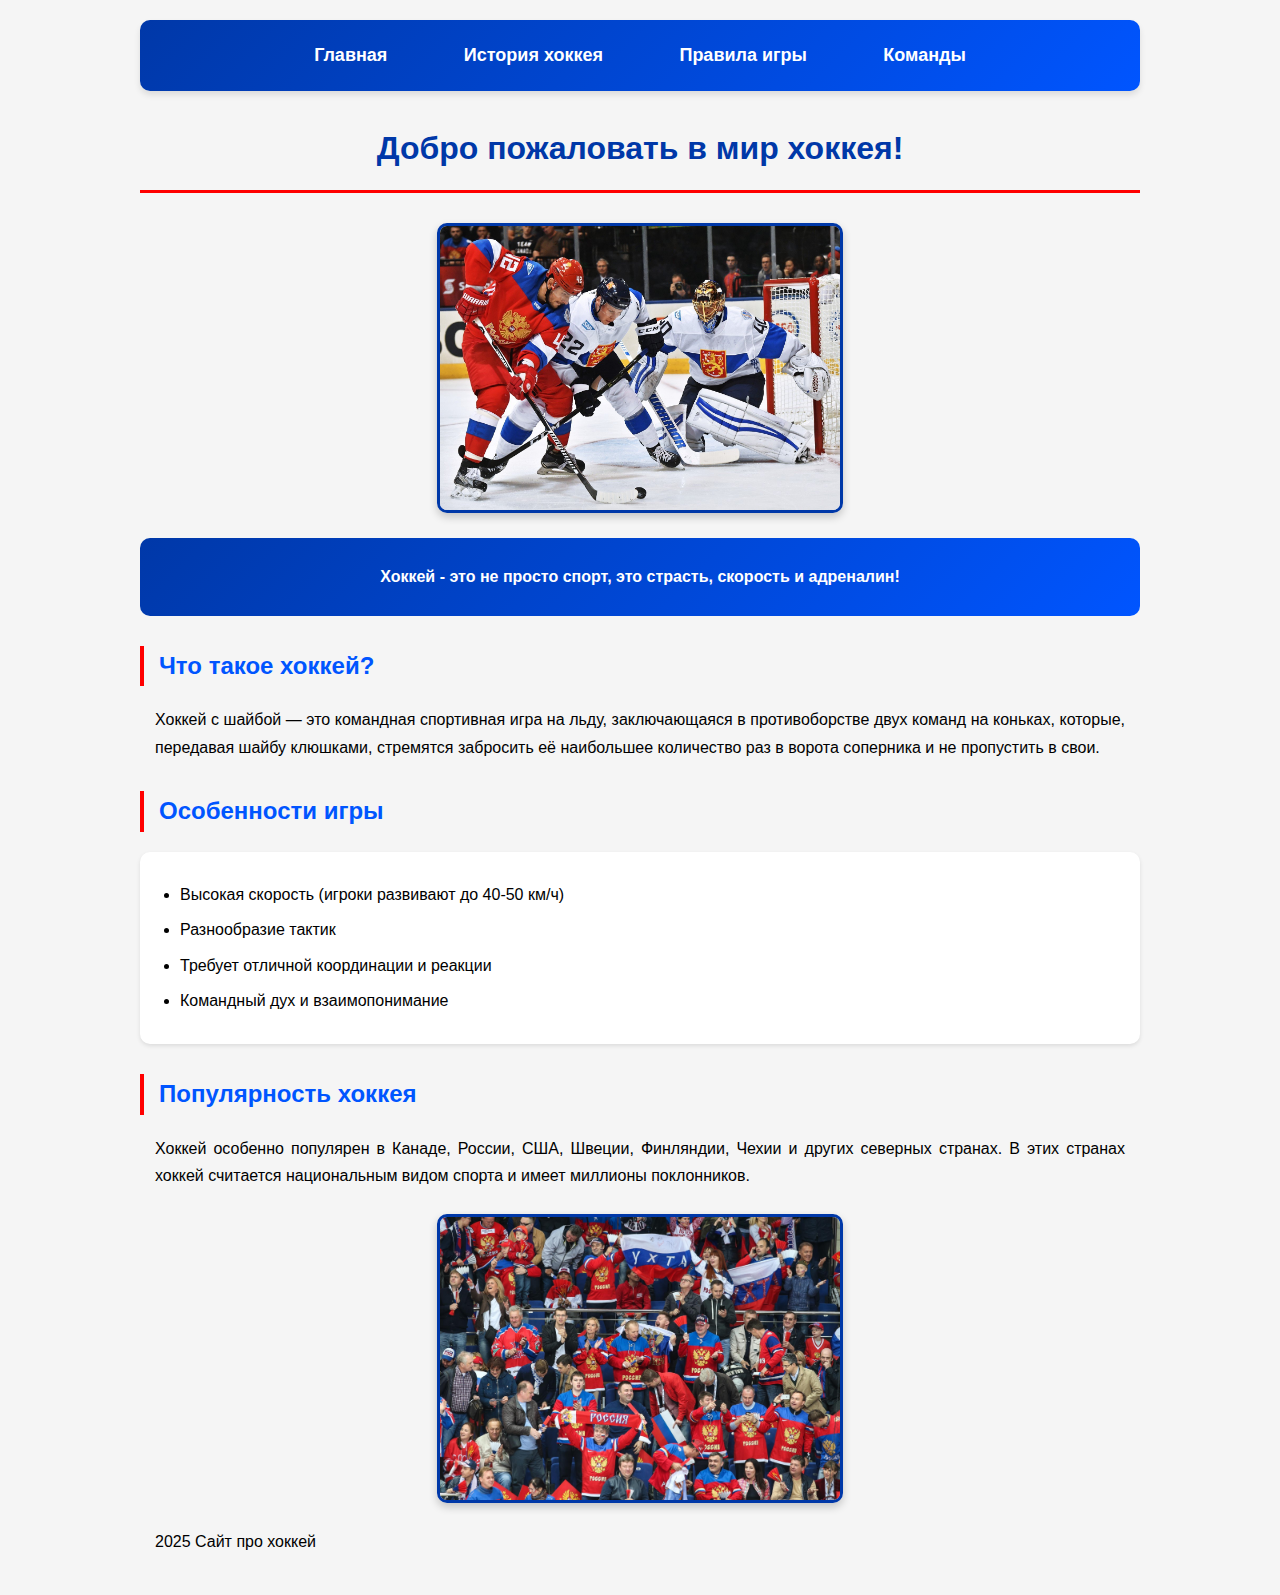
<file: index.html>
<!DOCTYPE html>
<html>
<head>
    <meta charset="UTF-8">
    <link rel="stylesheet" href="./styles.css">
</head>
<body>
    <nav>
        <a href="./index.html">Главная</a>
        <a href="./historyofhockey.html">История хоккея</a>
        <a href="./rulesofhockey.html">Правила игры</a>
        <a href="./teams.html">Команды</a>
    </nav>

    <h1>Добро пожаловать в мир хоккея!</h1>

    <img src="./photo/57e4565bc361888b4d8b4618.jpg" alt="Хоккейный матч" width="400">

    <div class="highlight">
        Хоккей - это не просто спорт, это страсть, скорость и адреналин!
    </div>

    <h2>Что такое хоккей?</h2>
    <p>Хоккей с шайбой — это командная спортивная игра на льду, заключающаяся в противоборстве двух команд на коньках, которые, передавая шайбу клюшками,
        стремятся забросить её наибольшее количество раз в ворота соперника и не пропустить в свои.</p>

    <h2>Особенности игры</h2>
    <ul>
        <li>Высокая скорость (игроки развивают до 40-50 км/ч)</li>
        <li>Разнообразие тактик</li>
        <li>Требует отличной координации и реакции</li>
        <li>Командный дух и взаимопонимание</li>
    </ul>

    <h2>Популярность хоккея</h2>
    <p>Хоккей особенно популярен в Канаде, России, США, Швеции, Финляндии, Чехии и других северных странах.
        В этих странах хоккей считается национальным видом спорта и имеет миллионы поклонников.</p>

    <img src="./photo/5be7d0f46422455aef3b348b6c26cbd95740fdefab3b2932884475.jpg" alt="Болельщики хоккея" width="400">
    <footer>
        <p>2025 Сайт про хоккей</p>
    </footer>
</body>
</html>
</file>
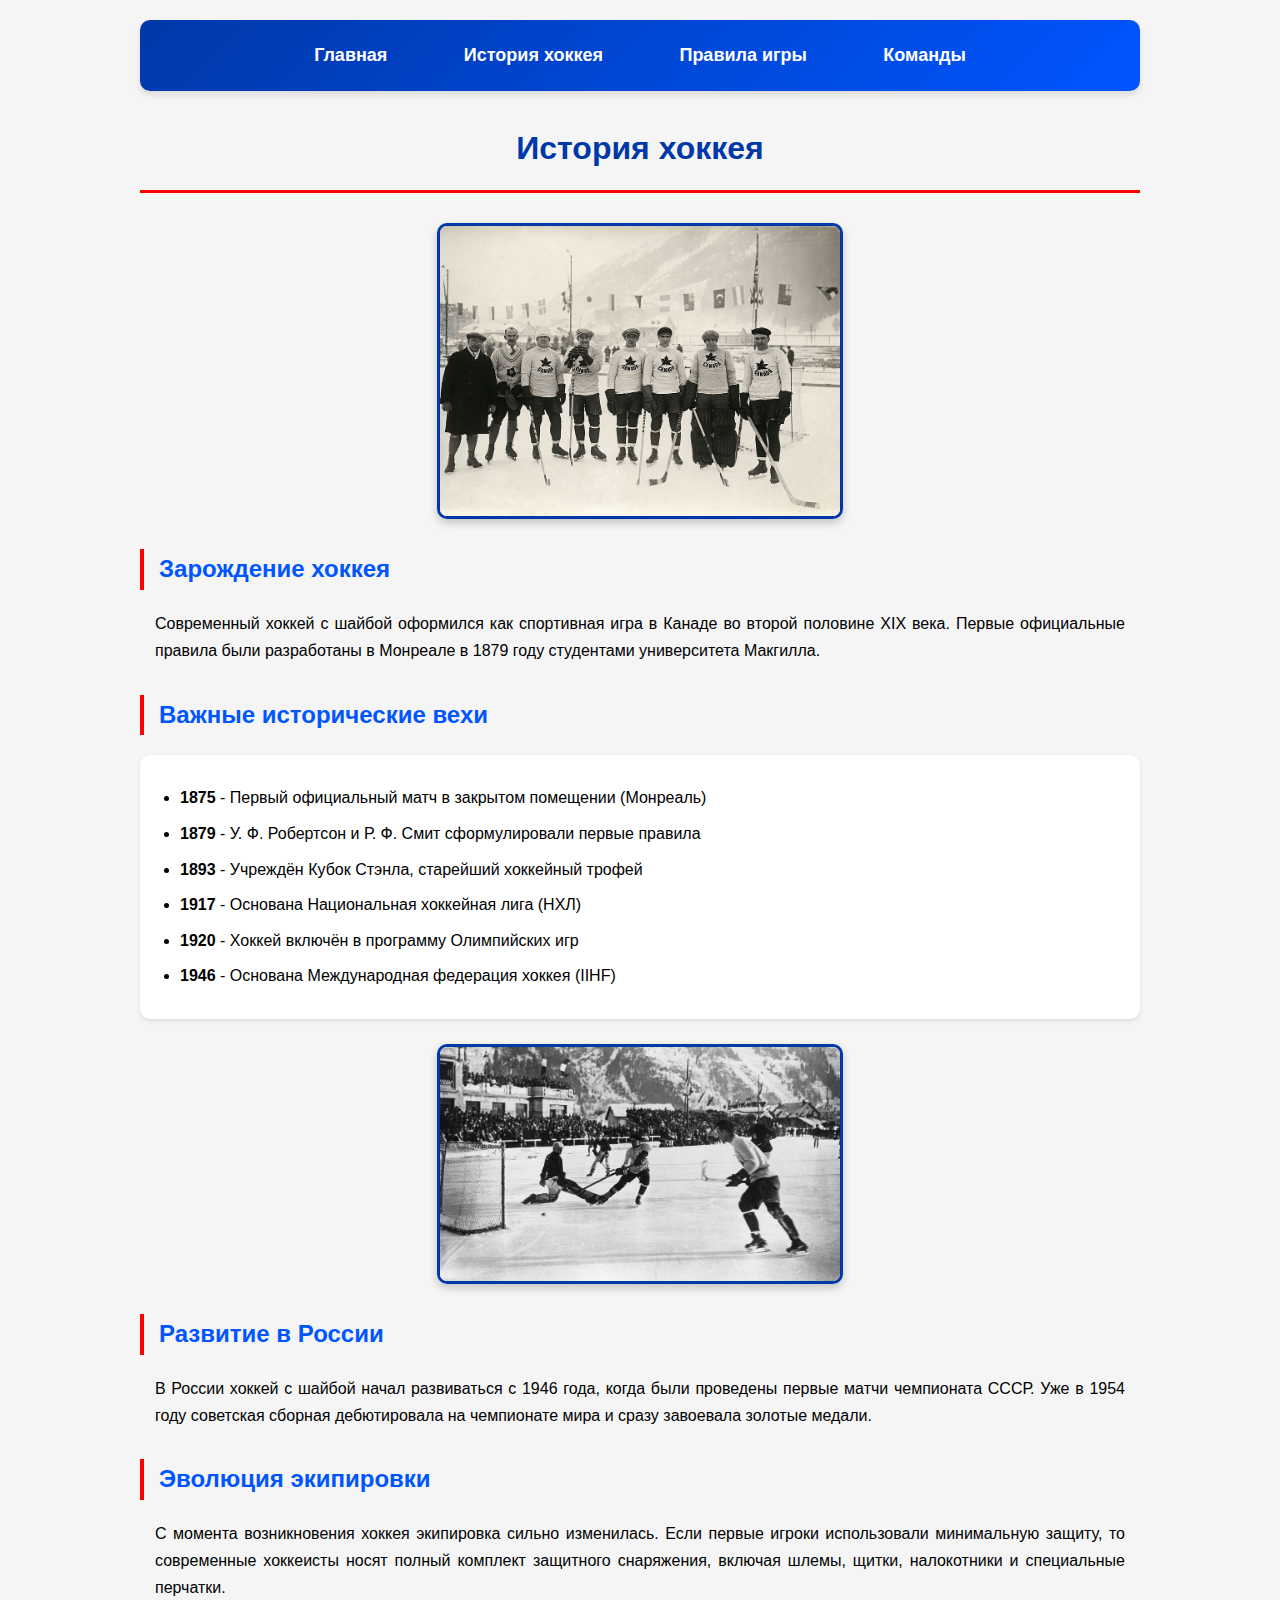
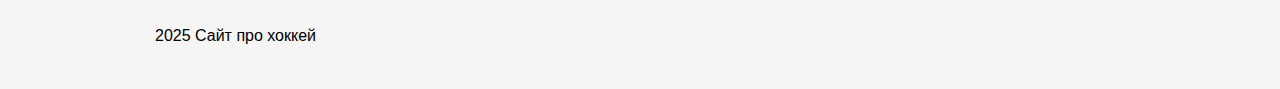
<file: historyofhockey.html>
<!DOCTYPE html>
<html>
<head>
    <meta charset="UTF-8">
    <link rel="stylesheet" href="./styles.css">
</head>
<body>
    <nav>
        <a href="./index.html">Главная</a>
        <a href="./historyofhockey.html">История хоккея</a>
        <a href="./rulesofhockey.html">Правила игры</a>
        <a href="./teams.html">Команды</a>
    </nav>

    <h1>История хоккея</h1>

    <img src="./photo/960px-IJshockeyteam_tijdens_Olympische_Winterspelen,_SFA022000505.jpg" alt="Первые хоккеисты" width="400">

    <h2>Зарождение хоккея</h2>
    <p>Современный хоккей с шайбой оформился как спортивная игра в Канаде во второй половине XIX века.
        Первые официальные правила были разработаны в Монреале в 1879 году студентами университета Макгилла.</p>

    <h2>Важные исторические вехи</h2>
    <ul>
        <li><strong>1875</strong> - Первый официальный матч в закрытом помещении (Монреаль)</li>
        <li><strong>1879</strong> - У. Ф. Робертсон и Р. Ф. Смит сформулировали первые правила</li>
        <li><strong>1893</strong> - Учреждён Кубок Стэнла, старейший хоккейный трофей</li>
        <li><strong>1917</strong> - Основана Национальная хоккейная лига (НХЛ)</li>
        <li><strong>1920</strong> - Хоккей включён в программу Олимпийских игр</li>
        <li><strong>1946</strong> - Основана Международная федерация хоккея (IIHF)</li>
    </ul>

    <img src="./photo/48F7447400000578-0-image-a-2_1518027270565.jpg" alt="хоккей" width="400">

    <h2>Развитие в России</h2>
    <p>В России хоккей с шайбой начал развиваться с 1946 года, когда были проведены первые матчи чемпионата СССР.
        Уже в 1954 году советская сборная дебютировала на чемпионате мира и сразу завоевала золотые медали.</p>

    <h2>Эволюция экипировки</h2>
    <p>С момента возникновения хоккея экипировка сильно изменилась. Если первые игроки использовали минимальную защиту, то современные хоккеисты носят полный комплект защитного снаряжения,
        включая шлемы, щитки, налокотники и специальные перчатки.</p>
    <footer>
        <p>2025 Сайт про хоккей</p>
    </footer>
</body>
</html>
</file>
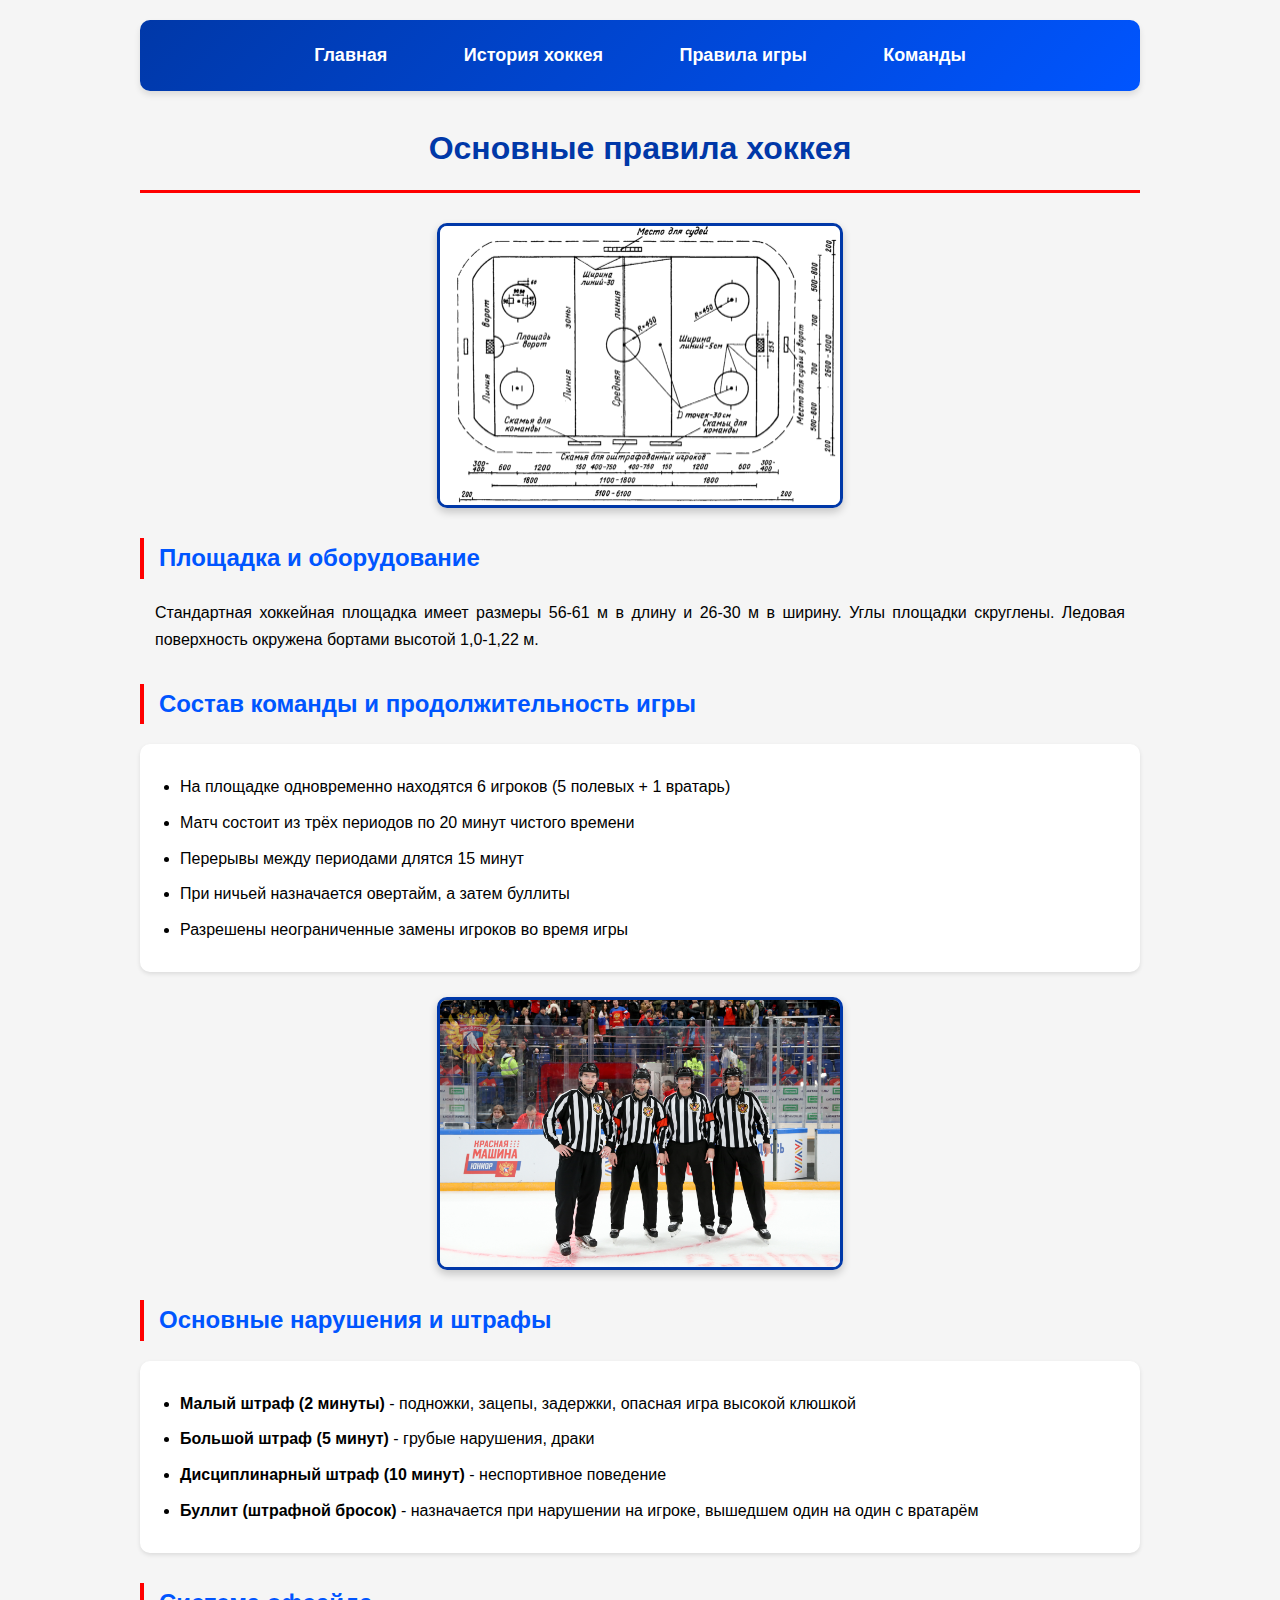
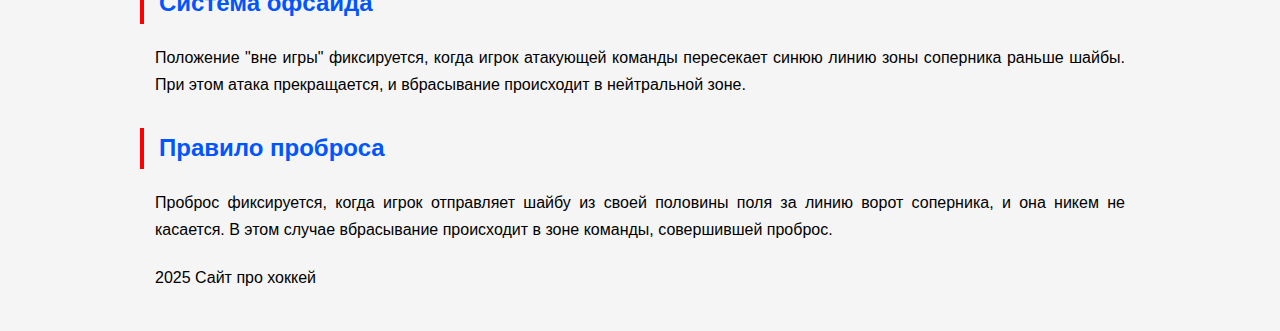
<file: rulesofhockey.html>
<!DOCTYPE html>
<html>
<head>
    <meta charset="UTF-8">
    <link rel="stylesheet" href="./styles.css">
</head>
<body>
    <nav>
        <a href="./index.html">Главная</a>
        <a href="./history.html">История хоккея</a>
        <a href="./rulesofhockey.html">Правила игры</a>
        <a href="./teams.html">Команды</a>
    </nav>

    <h1>Основные правила хоккея</h1>

    <img src="./photo/u_689d6c5990cb37b1ed2900a09f1c0508_800.png" alt="Схема площадки" width="400">

    <h2>Площадка и оборудование</h2>
    <p>Стандартная хоккейная площадка имеет размеры 56-61 м в длину и 26-30 м в ширину. Углы площадки скруглены. Ледовая поверхность окружена бортами высотой 1,0-1,22 м.</p>

    <h2>Состав команды и продолжительность игры</h2>
    <ul>
        <li>На площадке одновременно находятся 6 игроков (5 полевых + 1 вратарь)</li>
        <li>Матч состоит из трёх периодов по 20 минут чистого времени</li>
        <li>Перерывы между периодами длятся 15 минут</li>
        <li>При ничьей назначается овертайм, а затем буллиты</li>
        <li>Разрешены неограниченные замены игроков во время игры</li>
    </ul>

    <img src="./photo/DMR_2046.jpg" alt="Судьи" width="400">

    <h2>Основные нарушения и штрафы</h2>
    <ul>
        <li><strong>Малый штраф (2 минуты)</strong> - подножки, зацепы, задержки, опасная игра высокой клюшкой</li>
        <li><strong>Большой штраф (5 минут)</strong> - грубые нарушения, драки</li>
        <li><strong>Дисциплинарный штраф (10 минут)</strong> - неспортивное поведение</li>
        <li><strong>Буллит (штрафной бросок)</strong> - назначается при нарушении на игроке, вышедшем один на один с вратарём</li>
    </ul>

    <h2>Система офсайда</h2>
    <p>Положение "вне игры" фиксируется, когда игрок атакующей команды пересекает синюю линию зоны соперника раньше шайбы.
        При этом атака прекращается, и вбрасывание происходит в нейтральной зоне.</p>

    <h2>Правило проброса</h2>
    <p>Проброс фиксируется, когда игрок отправляет шайбу из своей половины поля за линию ворот соперника, и она никем не касается.
        В этом случае вбрасывание происходит в зоне команды, совершившей проброс.</p>
    <footer>
        <p>2025 Сайт про хоккей</p>
    </footer>
</body>
</html>
</file>
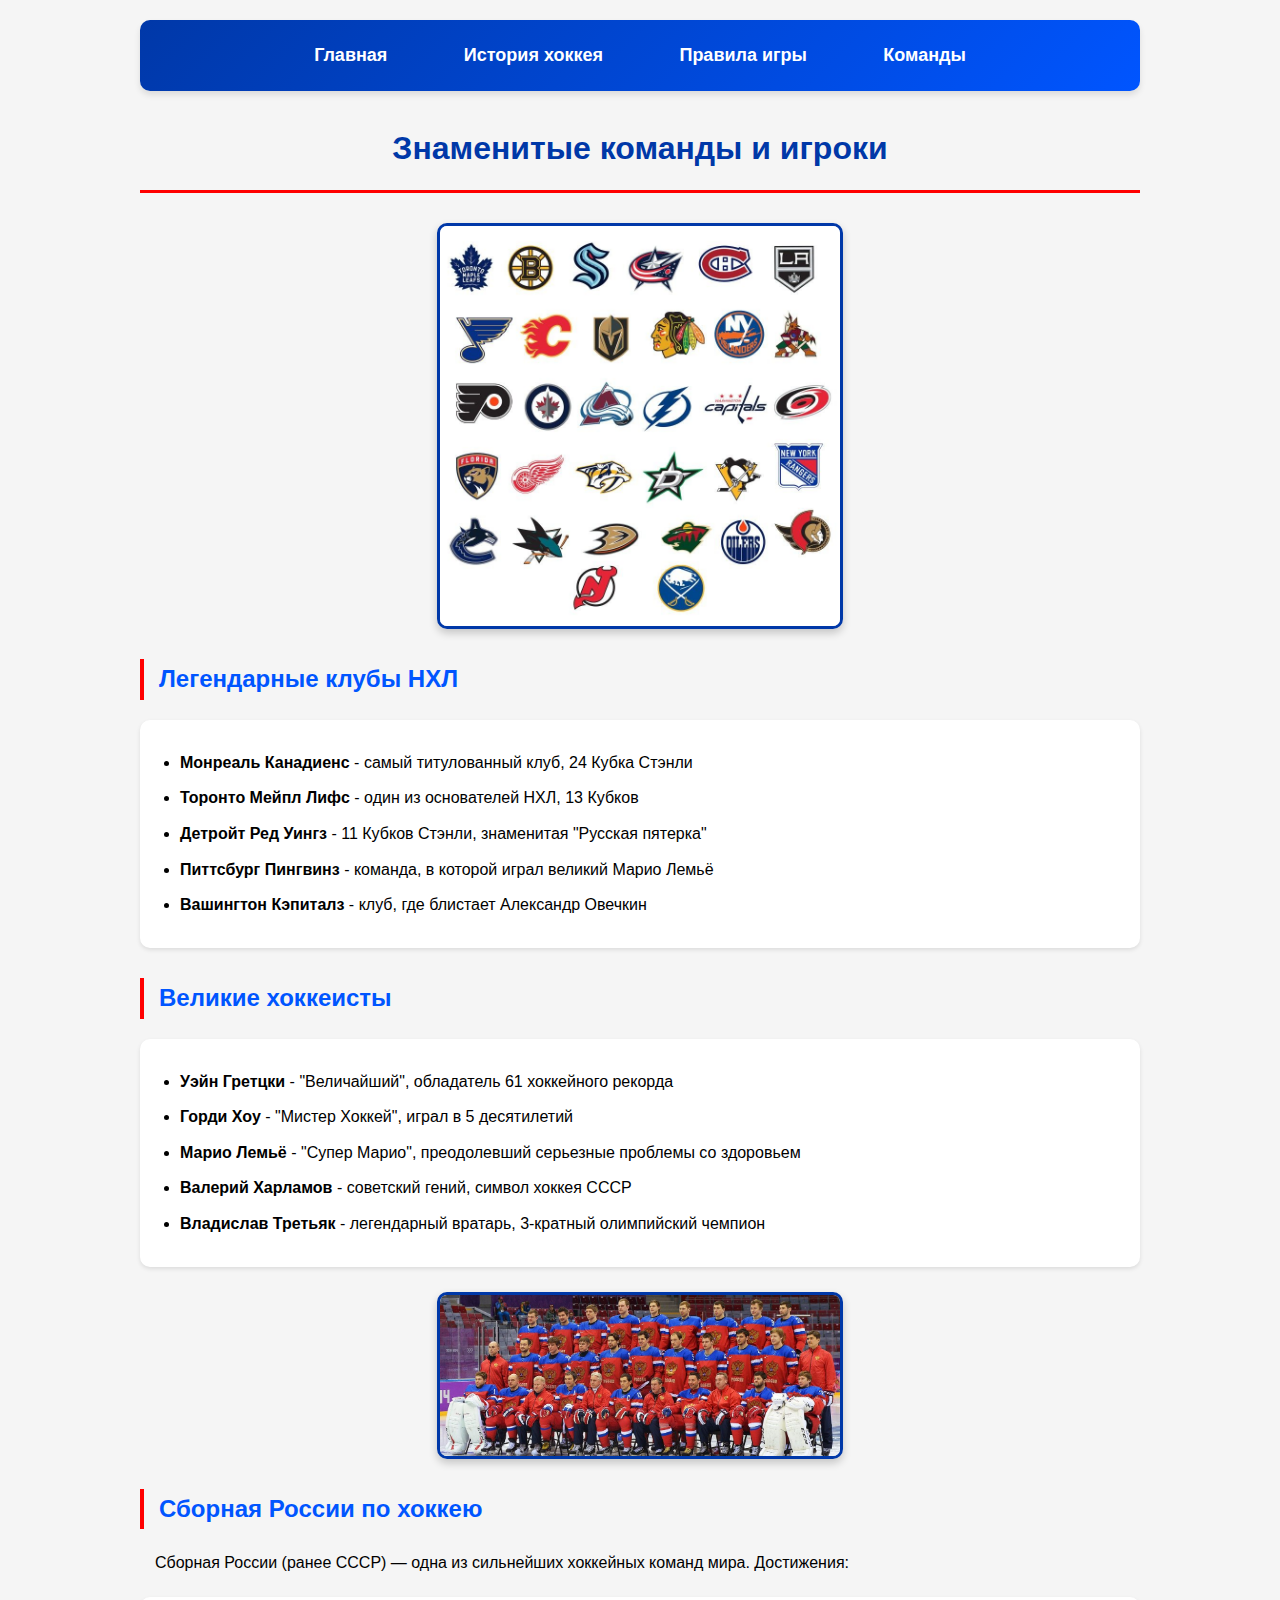
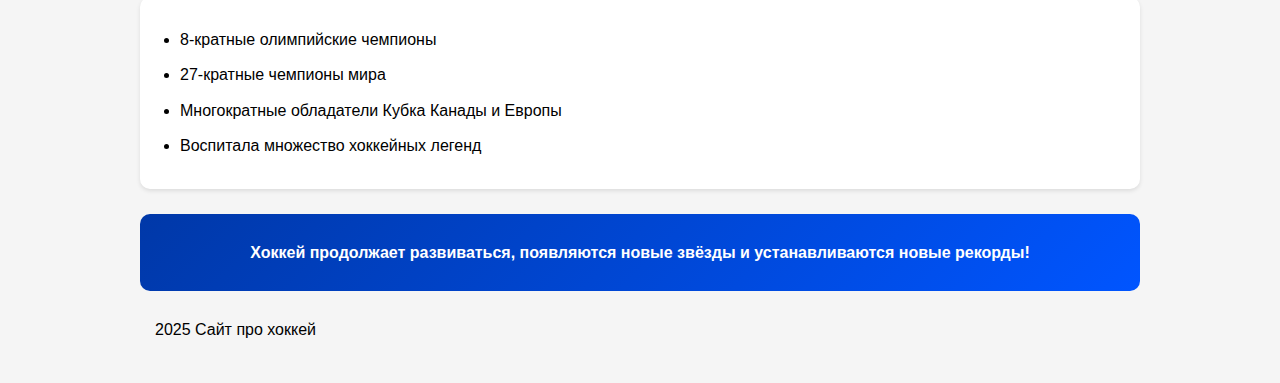
<file: teams.html>
<!DOCTYPE html>
<html>
<head>
    <meta charset="UTF-8">
    <link rel="stylesheet" href="./styles.css">
</head>
<body>
    <nav>
        <a href="./index.html">Главная</a>
        <a href="./history.html">История хоккея</a>
        <a href="./rulesofhockey.html">Правила игры</a>
        <a href="./teams.html">Команды</a>
    </nav>

    <h1>Знаменитые команды и игроки</h1>

    <img src="./photo/4c026532ec82eb0e621c2c7b88826fcc.jpg" alt="Команды НХЛ" width="400">

    <h2>Легендарные клубы НХЛ</h2>
    <ul>
        <li><strong>Монреаль Канадиенс</strong> - самый титулованный клуб, 24 Кубка Стэнли</li>
        <li><strong>Торонто Мейпл Лифс</strong> - один из основателей НХЛ, 13 Кубков</li>
        <li><strong>Детройт Ред Уингз</strong> - 11 Кубков Стэнли, знаменитая "Русская пятерка"</li>
        <li><strong>Питтсбург Пингвинз</strong> - команда, в которой играл великий Марио Лемьё</li>
        <li><strong>Вашингтон Кэпиталз</strong> - клуб, где блистает Александр Овечкин</li>
    </ul>

    <h2>Великие хоккеисты</h2>
    <ul>
        <li><strong>Уэйн Гретцки</strong> - "Величайший", обладатель 61 хоккейного рекорда</li>
        <li><strong>Горди Хоу</strong> - "Мистер Хоккей", играл в 5 десятилетий</li>
        <li><strong>Марио Лемьё</strong> - "Супер Марио", преодолевший серьезные проблемы со здоровьем</li>
        <li><strong>Валерий Харламов</strong> - советский гений, символ хоккея СССР</li>
        <li><strong>Владислав Третьяк</strong> - легендарный вратарь, 3-кратный олимпийский чемпион</li>
    </ul>

    <img src="./photo/quE9UJBnelObGAKUeEROIlWIrtktrzhNH5dKvnoR.jpeg" alt="Сборная России 2014" width="400">

    <h2>Сборная России по хоккею</h2>
    <p>Сборная России (ранее СССР) — одна из сильнейших хоккейных команд мира. Достижения:</p>
    <ul>
        <li>8-кратные олимпийские чемпионы</li>
        <li>27-кратные чемпионы мира</li>
        <li>Многократные обладатели Кубка Канады и Европы</li>
        <li>Воспитала множество хоккейных легенд</li>
    </ul>

    <div class="highlight">
        Хоккей продолжает развиваться, появляются новые звёзды и устанавливаются новые рекорды!
    </div>
    <footer>
        <p>2025 Сайт про хоккей</p>
    </footer>
</body>
</html>
</file>
<file: styles.css>
body {
    font-family: 'Arial', sans-serif;
    max-width: 1000px;
    margin: 0 auto;
    padding: 20px;
    line-height: 1.7;
    background-color: #f5f5f5;
}

nav {
    background: linear-gradient(135deg, #0038a8, #0055ff);
    padding: 20px;
    margin-bottom: 30px;
    border-radius: 10px;
    text-align: center;
    box-shadow: 0 4px 6px rgba(0,0,0,0.1);
}

nav a {
    color: white;
    text-decoration: none;
    margin: 0 20px;
    font-weight: bold;
    font-size: 18px;
    padding: 8px 16px;
    border-radius: 5px;
    transition: background-color 0.3s;
}

nav a:hover {
    background-color: rgba(255,255,255,0.2);
}

h1 {
    color: #0038a8;
    text-align: center;
    border-bottom: 3px solid #ff0000;
    padding-bottom: 15px;
    margin-bottom: 30px;
}

h2 {
    color: #0055ff;
    margin-top: 30px;
    border-left: 4px solid #ff0000;
    padding-left: 15px;
}

img {
    display: block;
    max-width: 90%;
    margin: 25px auto;
    border-radius: 10px;
    box-shadow: 0 4px 8px rgba(0,0,0,0.2);
    border: 3px solid #0038a8;
}

p {
    text-align: justify;
    margin: 20px 0;
    padding: 0 15px;
    font-size: 16px;
}

ul {
    background: white;
    padding: 20px 40px;
    border-radius: 10px;
    margin: 20px 0;
    box-shadow: 0 2px 4px rgba(0,0,0,0.1);
}

li {
    margin: 10px 0;
    line-height: 1.6;
}

.highlight {
    background: linear-gradient(135deg, #0038a8, #0055ff);
    color: white;
    padding: 25px;
    border-radius: 10px;
    margin: 25px 0;
    text-align: center;
    font-weight: bold;
}
</file>
